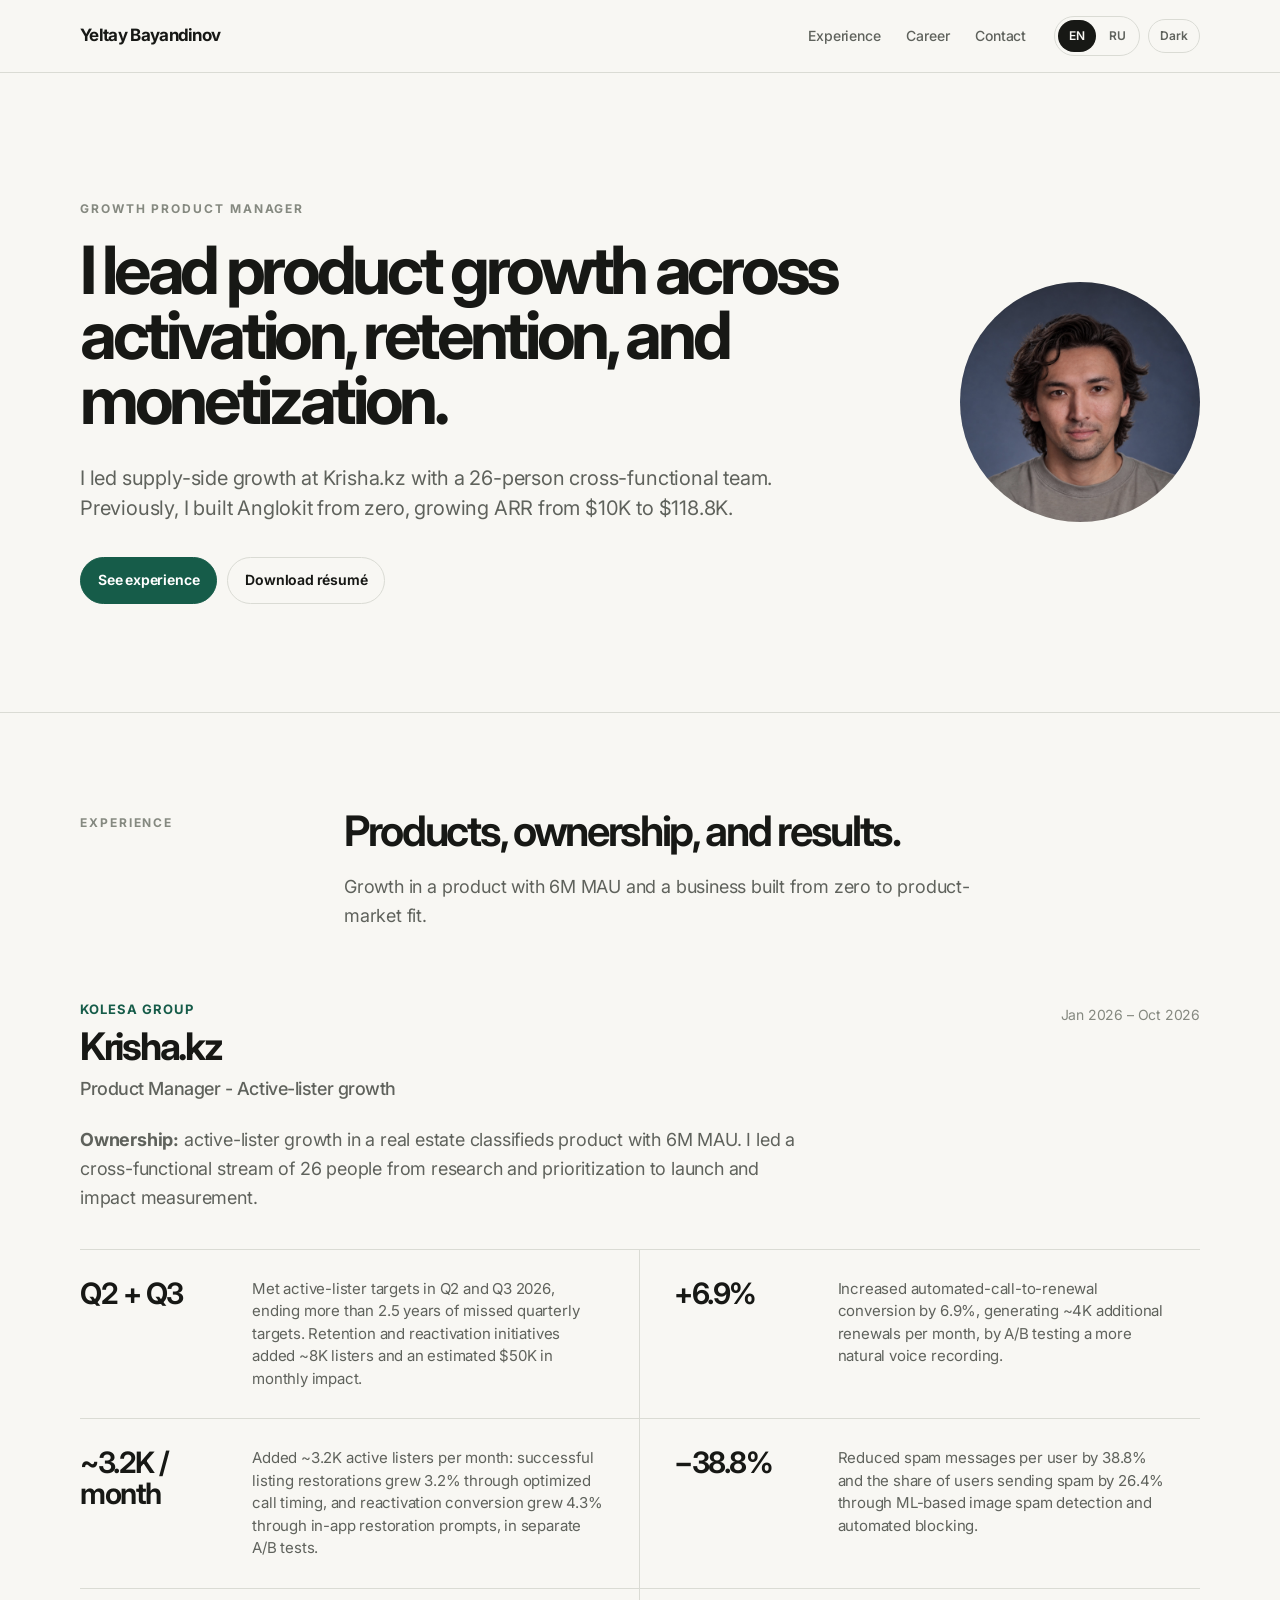
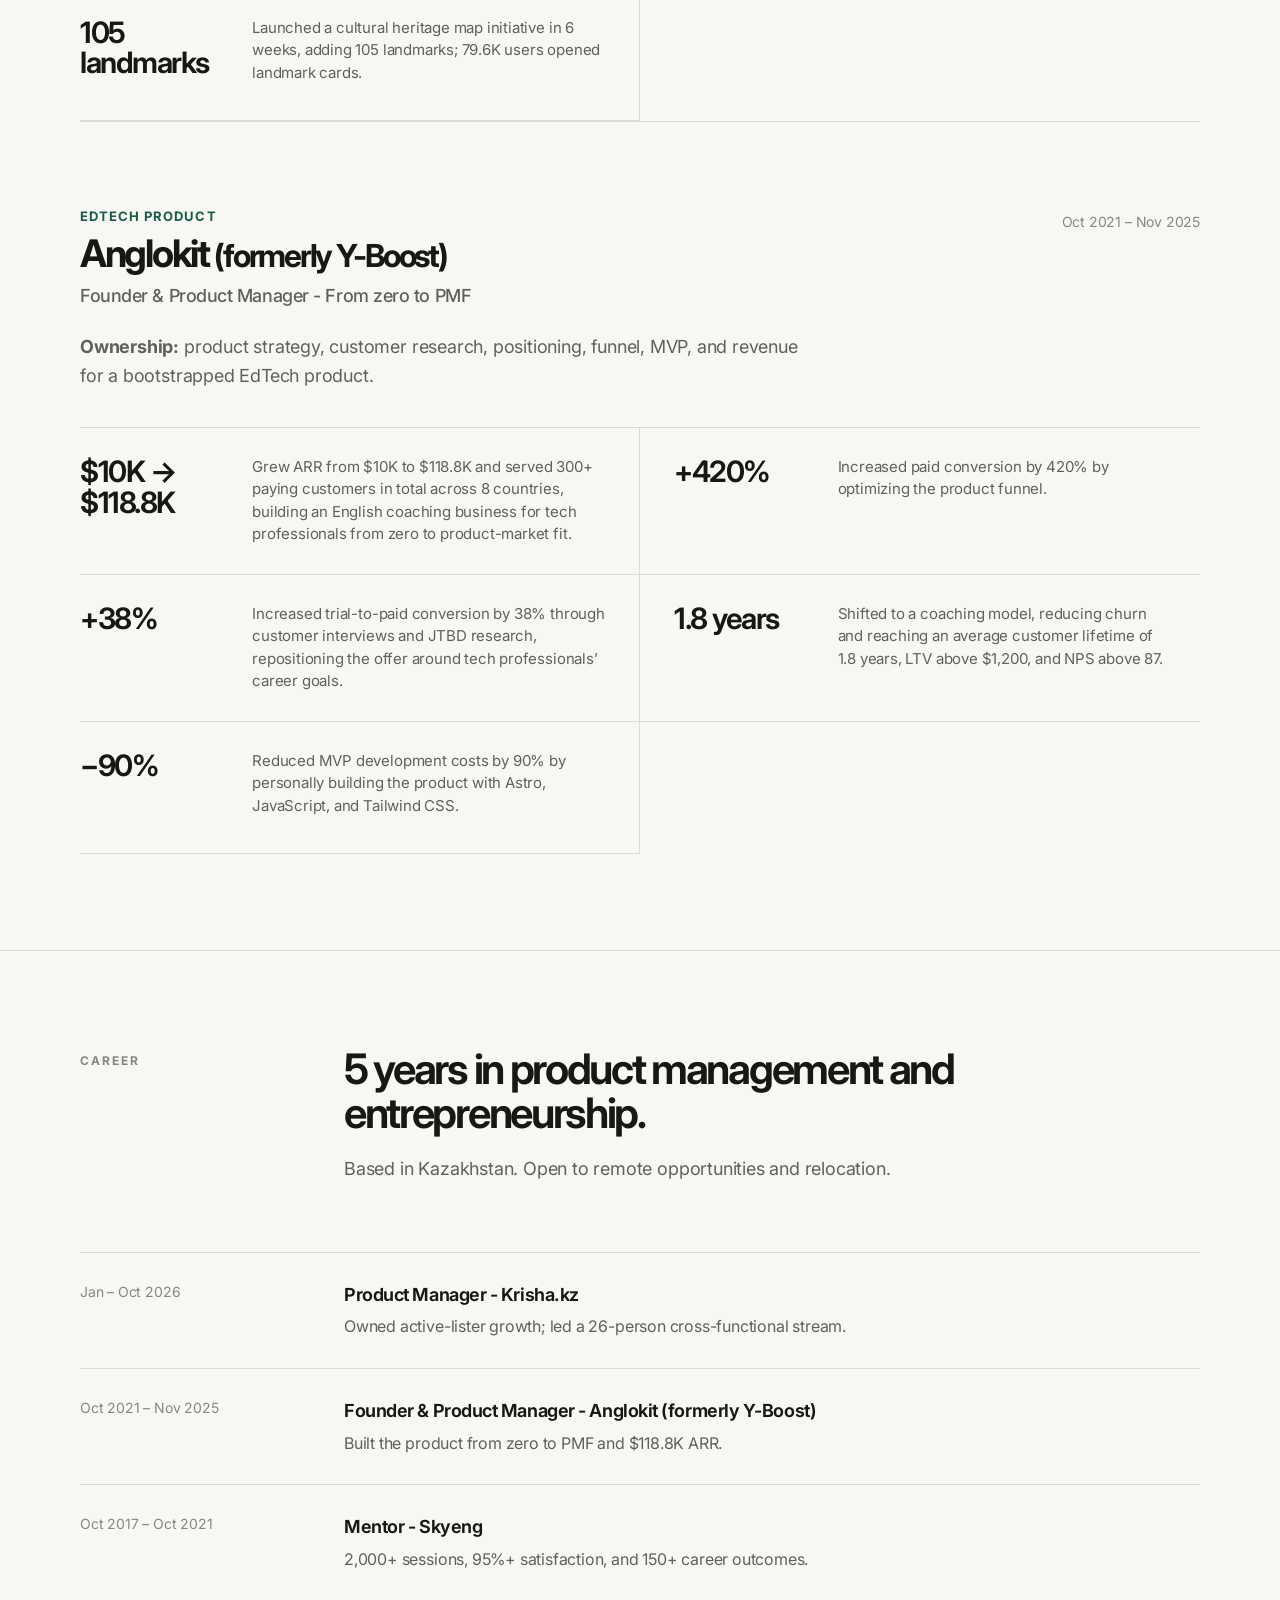
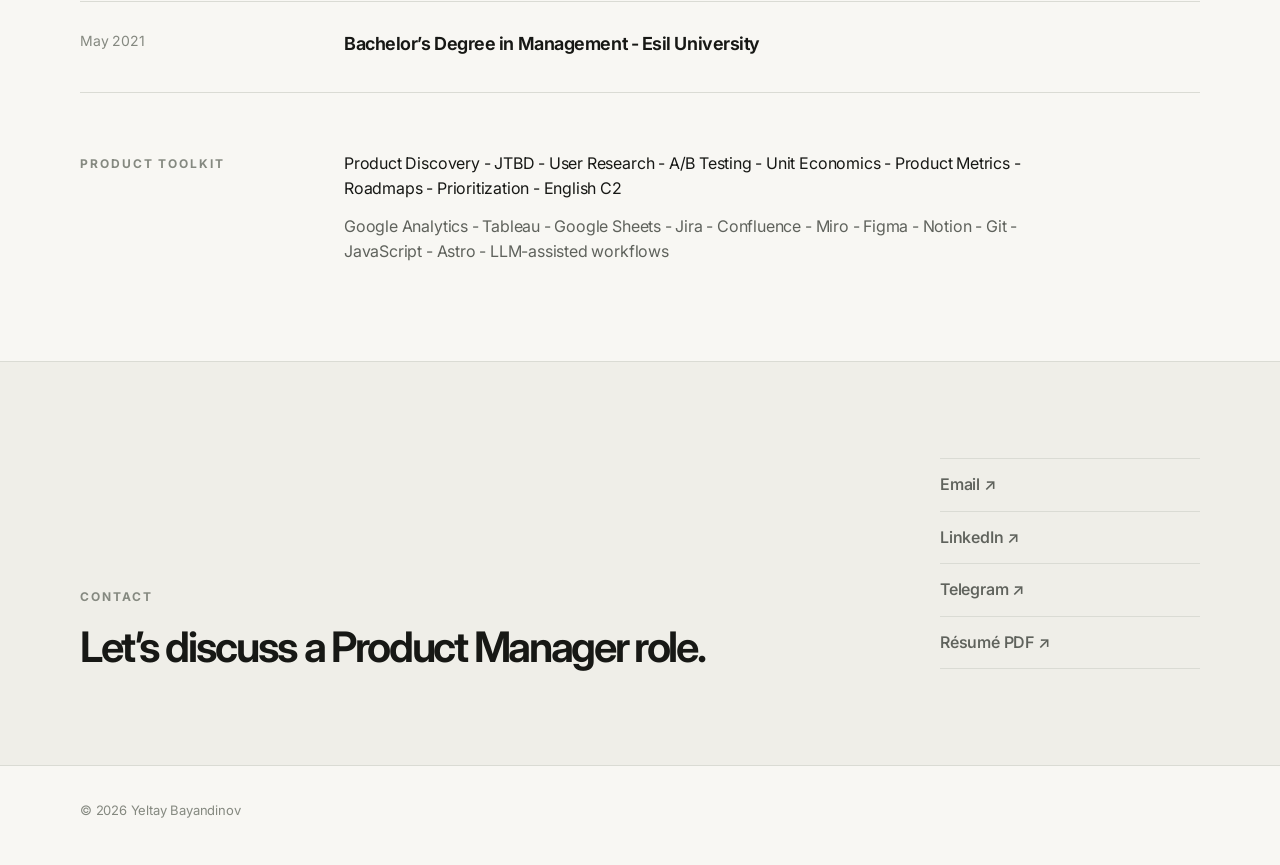
<file: index.html>
<!doctype html>
<html lang="en" data-theme="light">
  <head>
    <meta charset="UTF-8" />
    <meta name="viewport" content="width=device-width, initial-scale=1" />
    <title>Yeltay Bayandinov - Growth Product Manager</title>
    <meta
      name="description"
      content="Growth Product Manager focused on activation, retention, and monetization. Led supply-side growth at Krisha.kz and built Anglokit to $118.8K ARR."
    />
    <link rel="canonical" href="https://yeltay.com/" />
    <meta property="og:type" content="website" />
    <meta
      property="og:title"
      content="Yeltay Bayandinov - Growth Product Manager"
    />
    <meta
      property="og:description"
      content="Growth Product Manager focused on measurable activation, retention, and monetization."
    />
    <meta
      property="og:image"
      content="https://yeltay.com/assets/images/my-photo.jpg"
    />
    <meta property="og:url" content="https://yeltay.com/" />
    <meta name="twitter:card" content="summary_large_image" />
    <link rel="icon" href="./favicon.ico?v=20261026-portrait2" sizes="any" />
    <link rel="apple-touch-icon" href="./assets/images/apple-touch-icon.png" />
    <link rel="preconnect" href="https://fonts.googleapis.com" />
    <link rel="preconnect" href="https://fonts.gstatic.com" crossorigin />
    <link
      href="https://fonts.googleapis.com/css2?family=Inter:wght@400;500;600;700&amp;display=swap"
      rel="stylesheet"
    />
    <script>
      (() => {
        try {
          const savedTheme = localStorage.getItem("theme");
          const theme =
            savedTheme ||
            (window.matchMedia("(prefers-color-scheme: dark)").matches
              ? "dark"
              : "light");
          document.documentElement.dataset.theme = theme;
        } catch {
          document.documentElement.dataset.theme = "light";
        }
      })();
    </script>
    <link rel="stylesheet" href="./assets/css/styles.css" />
    <script type="application/ld+json">
      {
        "@context": "https://schema.org",
        "@type": "Person",
        "name": "Yeltay Bayandinov",
        "url": "https://yeltay.com/",
        "jobTitle": "Growth Product Manager",
        "email": "mailto:bayandinov13@gmail.com",
        "sameAs": ["https://linkedin.com/in/yeltay", "https://t.me/yelty"]
      }
    </script>
  </head>
  <body class="en" data-page="home">
    <a class="skip-link" href="#main">
      <span class="en">Skip to content</span>
      <span class="ru">Перейти к содержанию</span>
    </a>

    <header class="site-header">
      <div class="wrap nav">
        <a class="brand" href="#top" aria-label="Yeltay Bayandinov, home">
          <span class="brand-full">Yeltay Bayandinov</span>
          <span class="brand-short">Yeltay</span>
        </a>

        <nav class="nav-links" aria-label="Main navigation">
          <a href="#experience">
            <span class="en">Experience</span><span class="ru">Опыт</span>
          </a>
          <a href="#background">
            <span class="en">Career</span><span class="ru">Карьера</span>
          </a>
          <a href="#contact">
            <span class="en">Contact</span><span class="ru">Контакты</span>
          </a>
        </nav>

        <div class="controls">
          <div class="locale" aria-label="Language">
            <button
              id="en-btn"
              class="control-btn is-active"
              type="button"
              aria-pressed="true"
            >
              EN
            </button>
            <button
              id="ru-btn"
              class="control-btn"
              type="button"
              aria-pressed="false"
            >
              RU
            </button>
          </div>
          <button
            id="theme-btn"
            class="control-btn theme-btn"
            type="button"
            aria-pressed="false"
          >
            Dark
          </button>
          <button
            id="nav-toggle"
            class="nav-toggle"
            type="button"
            aria-label="Open menu"
            aria-expanded="false"
            aria-controls="mobile-menu"
          >
            <span></span><span></span>
          </button>
        </div>

        <nav
          id="mobile-menu"
          class="mobile-menu"
          aria-label="Mobile navigation"
        >
          <a href="#experience">
            <span class="en">Experience</span><span class="ru">Опыт</span>
          </a>
          <a href="#background">
            <span class="en">Career</span><span class="ru">Карьера</span>
          </a>
          <a href="#contact">
            <span class="en">Contact</span><span class="ru">Контакты</span>
          </a>
          <button id="mobile-theme-btn" type="button">Dark</button>
        </nav>
      </div>
    </header>

    <main id="main">
      <section id="top" class="hero">
        <div class="wrap hero-layout">
          <div class="hero-copy">
            <p class="eyebrow">
              <span class="en">Growth Product Manager</span>
              <span class="ru">Growth продакт-менеджер</span>
            </p>
            <h1>
              <span class="en"
                >I lead product growth across activation, retention, and
                monetization.</span
              >
              <span class="ru"
                >Отвечаю за рост продукта: активацию, удержание и
                монетизацию.</span
              >
            </h1>
            <p class="lead">
              <span class="en"
                >I led supply-side growth at Krisha.kz with a 26-person
                cross-functional team. Previously, I built Anglokit from zero,
                growing ARR from $10K to $118.8K.</span
              >
              <span class="ru"
                >В Krisha.kz отвечал за рост активных листеров и вёл
                кросс-функциональную команду из 26 человек. Ранее построил
                Anglokit с нуля, увеличив ARR с $10K до $118,8K.</span
              >
            </p>
            <div class="actions">
              <a class="btn btn-primary" href="#experience">
                <span class="en">See experience</span>
                <span class="ru">Смотреть опыт</span>
              </a>
              <a
                class="btn btn-secondary en"
                href="./assets/pdfs/Yeltay_Bayandinov_Product_Manager.pdf"
                download
              >
                Download résumé
              </a>
              <a
                class="btn btn-secondary ru"
                href="./assets/pdfs/Yeltay_Bayandinov_Product_Manager.pdf"
                download
              >
                Скачать резюме (EN)
              </a>
            </div>
          </div>
          <figure class="hero-photo">
            <img
              src="./assets/images/my-photo.jpg"
              alt="Yeltay Bayandinov / Ельтай Баяндинов"
              width="1320"
              height="1192"
              fetchpriority="high"
            />
          </figure>
        </div>
      </section>

      <section id="experience" class="section">
        <div class="wrap">
          <header class="section-head">
            <p class="eyebrow">
              <span class="en">Experience</span>
              <span class="ru">Опыт</span>
            </p>
            <div>
              <h2>
                <span class="en">Products, ownership, and results.</span>
                <span class="ru">Продукты, ответственность и результаты.</span>
              </h2>
              <p>
                <span class="en"
                  >Growth in a product with 6M MAU and a business built from
                  zero to product-market fit.</span
                >
                <span class="ru"
                  >Рост в продукте с MAU 6 млн и бизнес, построенный с нуля до
                  product-market fit.</span
                >
              </p>
            </div>
          </header>

          <article class="case">
            <header class="case-head">
              <div>
                <p class="case-org">Kolesa Group</p>
                <h3>Krisha.kz</h3>
                <p class="case-focus">
                  <span class="en">Product Manager - Active-lister growth</span>
                  <span class="ru"
                    >Продакт-менеджер - Рост активных листеров</span
                  >
                </p>
              </div>
              <p class="case-meta">
                <span class="en">Jan 2026 – Oct 2026</span>
                <span class="ru">Янв 2026 – окт 2026</span>
              </p>
            </header>
            <p class="case-intro">
              <span class="en"
                ><b>Ownership:</b> active-lister growth in a real estate
                classifieds product with 6M MAU. I led a cross-functional stream
                of 26 people from research and prioritization to launch and
                impact measurement.</span
              >
              <span class="ru"
                ><b>Ответственность:</b> рост активных листеров в классифайде
                недвижимости с MAU 6 млн. Вёл кросс-функциональную команду из 26
                человек от исследований и приоритизации до запуска и оценки
                эффекта.</span
              >
            </p>
            <div class="outcomes">
              <div class="outcome">
                <strong>Q2 + Q3</strong>
                <p>
                  <span class="en"
                    >Met active-lister targets in Q2 and Q3 2026, ending more
                    than 2.5 years of missed quarterly targets. Retention and
                    reactivation initiatives added ~8K listers and an estimated
                    $50K in monthly impact.</span
                  ><span class="ru"
                    >Выполнил цели по активным листерам в Q2 и Q3 2026 после
                    более 2,5 лет невыполнения квартальных целей. Удержание и
                    реактивация добавили ~8 тыс. листеров и оценочный
                    ежемесячный эффект $50 тыс.</span
                  >
                </p>
              </div>
              <div class="outcome">
                <strong
                  ><span class="en">+6.9%</span
                  ><span class="ru">+6,9%</span></strong
                >
                <p>
                  <span class="en"
                    >Increased automated-call-to-renewal conversion by 6.9%,
                    generating ~4K additional renewals per month, by A/B testing
                    a more natural voice recording.</span
                  ><span class="ru"
                    >Увеличил конверсию из автоматических звонков в продление на
                    6,9%: ~4 тыс. дополнительных продлений в месяц благодаря
                    A/B-тесту более естественной голосовой записи.</span
                  >
                </p>
              </div>
              <div class="outcome">
                <strong
                  ><span class="en">~3.2K / month</span
                  ><span class="ru">~3,2 тыс. / мес.</span></strong
                >
                <p>
                  <span class="en"
                    >Added ~3.2K active listers per month: successful listing
                    restorations grew 3.2% through optimized call timing, and
                    reactivation conversion grew 4.3% through in-app restoration
                    prompts, in separate A/B tests.</span
                  ><span class="ru"
                    >Добавил ~3,2 тыс. активных листеров в месяц: успешные
                    восстановления выросли на 3,2% благодаря оптимизации времени
                    звонков, а конверсия в реактивацию — на 4,3% через подсказки
                    в приложении. Результаты отдельных A/B-тестов.</span
                  >
                </p>
              </div>
              <div class="outcome">
                <strong
                  ><span class="en">−38.8%</span
                  ><span class="ru">−38,8%</span></strong
                >
                <p>
                  <span class="en"
                    >Reduced spam messages per user by 38.8% and the share of
                    users sending spam by 26.4% through ML-based image spam
                    detection and automated blocking.</span
                  ><span class="ru"
                    >Снизил количество спам-сообщений на пользователя на 38,8%,
                    а долю пользователей, отправляющих спам, — на 26,4% через
                    ML-распознавание спама в изображениях и автоматическую
                    блокировку.</span
                  >
                </p>
              </div>
              <div class="outcome">
                <strong
                  ><span class="en">105 landmarks</span
                  ><span class="ru">105 объектов</span></strong
                >
                <p>
                  <span class="en"
                    >Launched a cultural heritage map initiative in 6 weeks,
                    adding 105 landmarks; 79.6K users opened landmark
                    cards.</span
                  ><span class="ru"
                    >За 6 недель запустил инициативу по добавлению культурного
                    наследия на карту: 105 достопримечательностей, карточки
                    которых открыли 79,6 тыс. пользователей.</span
                  >
                </p>
              </div>
            </div>
          </article>

          <article class="case">
            <header class="case-head">
              <div>
                <p class="case-org">
                  <span class="en">EdTech product</span>
                  <span class="ru">EdTech-продукт</span>
                </p>
                <h3>
                  Anglokit
                  <small
                    ><span class="en">(formerly Y-Boost)</span
                    ><span class="ru">(ранее Y-Boost)</span></small
                  >
                </h3>
                <p class="case-focus">
                  <span class="en"
                    >Founder &amp; Product Manager - From zero to PMF</span
                  >
                  <span class="ru"
                    >Основатель и продакт-менеджер - От нуля до PMF</span
                  >
                </p>
              </div>
              <p class="case-meta">
                <span class="en">Oct 2021 – Nov 2025</span
                ><span class="ru">Окт 2021 – ноя 2025</span>
              </p>
            </header>
            <p class="case-intro">
              <span class="en"
                ><b>Ownership:</b> product strategy, customer research,
                positioning, funnel, MVP, and revenue for a bootstrapped EdTech
                product.</span
              >
              <span class="ru"
                ><b>Ответственность:</b> стратегия продукта, исследования,
                позиционирование, воронка, MVP и выручка бутстрап EdTech
                продукта.</span
              >
            </p>
            <div class="outcomes">
              <div class="outcome">
                <strong
                  ><span class="en">$10K → $118.8K</span
                  ><span class="ru">$10K → $118,8K</span></strong
                >
                <p>
                  <span class="en"
                    >Grew ARR from $10K to $118.8K and served 300+ paying
                    customers in total across 8 countries, building an English
                    coaching business for tech professionals from zero to
                    product-market fit.</span
                  ><span class="ru"
                    >Увеличил ARR с $10K до $118,8K и обслужил суммарно 300+
                    платящих клиентов из 8 стран, построив бизнес английского
                    коучинга для IT-специалистов с нуля до product-market
                    fit.</span
                  >
                </p>
              </div>
              <div class="outcome">
                <strong>+420%</strong>
                <p>
                  <span class="en"
                    >Increased paid conversion by 420% by optimizing the product
                    funnel.</span
                  ><span class="ru"
                    >Увеличил конверсию в оплату на 420% через оптимизацию
                    продуктовой воронки.</span
                  >
                </p>
              </div>
              <div class="outcome">
                <strong>+38%</strong>
                <p>
                  <span class="en"
                    >Increased trial-to-paid conversion by 38% through customer
                    interviews and JTBD research, repositioning the offer around
                    tech professionals’ career goals.</span
                  ><span class="ru"
                    >Увеличил конверсию из пробного занятия в оплату на 38%
                    через интервью и JTBD-исследования, переориентировав
                    предложение на карьерные цели IT-специалистов.</span
                  >
                </p>
              </div>
              <div class="outcome">
                <strong
                  ><span class="en">1.8 years</span
                  ><span class="ru">1,8 года</span></strong
                >
                <p>
                  <span class="en"
                    >Shifted to a coaching model, reducing churn and reaching an
                    average customer lifetime of 1.8 years, LTV above $1,200,
                    and NPS above 87.</span
                  ><span class="ru"
                    >Перешёл к коучинговой модели, снизил отток и достиг
                    среднего срока жизни клиента 1,8 года, LTV выше $1 200 и NPS
                    выше 87.</span
                  >
                </p>
              </div>
              <div class="outcome">
                <strong>−90%</strong>
                <p>
                  <span class="en"
                    >Reduced MVP development costs by 90% by personally building
                    the product with Astro, JavaScript, and Tailwind CSS.</span
                  ><span class="ru"
                    >Снизил стоимость разработки MVP на 90%, самостоятельно
                    собрав продукт на Astro, JavaScript и Tailwind CSS.</span
                  >
                </p>
              </div>
            </div>
          </article>
        </div>
      </section>

      <section id="background" class="section">
        <div class="wrap">
          <header class="section-head">
            <p class="eyebrow">
              <span class="en">Career</span>
              <span class="ru">Карьера</span>
            </p>
            <div>
              <h2>
                <span class="en"
                  >5 years in product management and entrepreneurship.</span
                >
                <span class="ru"
                  >5 лет в продуктовом менеджменте и предпринимательстве.</span
                >
              </h2>
              <p>
                <span class="en"
                  >Based in Kazakhstan. Open to remote opportunities and
                  relocation.</span
                >
                <span class="ru"
                  >Нахожусь в Казахстане. Рассматриваю удалённую работу и
                  релокацию.</span
                >
              </p>
            </div>
          </header>

          <div class="timeline">
            <article>
              <time
                ><span class="en">Jan – Oct 2026</span
                ><span class="ru">Янв – окт 2026</span></time
              >
              <div>
                <h3>
                  <span class="en">Product Manager - Krisha.kz</span
                  ><span class="ru">Продакт-менеджер - Krisha.kz</span>
                </h3>
                <p>
                  <span class="en"
                    >Owned active-lister growth; led a 26-person
                    cross-functional stream.</span
                  >
                  <span class="ru"
                    >Отвечал за рост активных листеров; вёл кросс-функциональный
                    стрим из 26 человек.</span
                  >
                </p>
              </div>
            </article>
            <article>
              <time
                ><span class="en">Oct 2021 – Nov 2025</span
                ><span class="ru">Окт 2021 – ноя 2025</span></time
              >
              <div>
                <h3>
                  <span class="en"
                    >Founder &amp; Product Manager - Anglokit (formerly
                    Y-Boost)</span
                  ><span class="ru"
                    >Основатель и продакт-менеджер - Anglokit (ранее
                    Y-Boost)</span
                  >
                </h3>
                <p>
                  <span class="en"
                    >Built the product from zero to PMF and $118.8K ARR.</span
                  >
                  <span class="ru"
                    >Построил продукт с нуля до PMF и ARR $118,8K.</span
                  >
                </p>
              </div>
            </article>
            <article>
              <time
                ><span class="en">Oct 2017 – Oct 2021</span
                ><span class="ru">Окт 2017 – окт 2021</span></time
              >
              <div>
                <h3>
                  <span class="en">Mentor - Skyeng</span>
                  <span class="ru">Ментор - Skyeng</span>
                </h3>
                <p>
                  <span class="en"
                    >2,000+ sessions, 95%+ satisfaction, and 150+ career
                    outcomes.</span
                  >
                  <span class="ru"
                    >2 000+ занятий с IT-специалистами; удовлетворённость выше
                    95% и 150+ карьерных результатов.</span
                  >
                </p>
              </div>
            </article>
            <article>
              <time
                ><span class="en">May 2021</span
                ><span class="ru">Май 2021</span></time
              >
              <div>
                <h3>
                  <span class="en"
                    >Bachelor’s Degree in Management - Esil University</span
                  >
                  <span class="ru">Бакалавр менеджмента - Esil University</span>
                </h3>
              </div>
            </article>
          </div>

          <div class="skills">
            <p class="eyebrow">
              <span class="en">Product toolkit</span>
              <span class="ru">Продуктовый стек</span>
            </p>
            <p>
              Product Discovery - JTBD - User Research - A/B Testing - Unit
              Economics - Product Metrics - Roadmaps - Prioritization - English
              C2
            </p>
            <p class="skills-tools">
              Google Analytics - Tableau - Google Sheets - Jira - Confluence -
              Miro - Figma - Notion - Git - JavaScript - Astro - LLM-assisted
              workflows
            </p>
          </div>
        </div>
      </section>

      <section id="contact" class="section contact">
        <div class="wrap contact-grid">
          <div>
            <p class="eyebrow">
              <span class="en">Contact</span>
              <span class="ru">Контакты</span>
            </p>
            <h2>
              <span class="en">Let’s discuss a Product Manager role.</span>
              <span class="ru">Обсудим продуктовую роль.</span>
            </h2>
          </div>
          <div class="contact-links">
            <a href="mailto:bayandinov13@gmail.com">Email ↗</a>
            <a href="https://linkedin.com/in/yeltay">LinkedIn ↗</a>
            <a href="https://t.me/yelty">Telegram ↗</a>
            <a
              class="en"
              href="./assets/pdfs/Yeltay_Bayandinov_Product_Manager.pdf"
              download
            >
              Résumé PDF ↗
            </a>
            <a
              class="ru"
              href="./assets/pdfs/Yeltay_Bayandinov_Product_Manager.pdf"
              download
            >
              Резюме PDF (EN) ↗
            </a>
          </div>
        </div>
      </section>
    </main>

    <footer class="footer">
      <div class="wrap footer-grid">
        <span>© <span id="year"></span> Yeltay Bayandinov</span>
      </div>
    </footer>

    <script src="./assets/js/main.js"></script>
  </body>
</html>
</file>
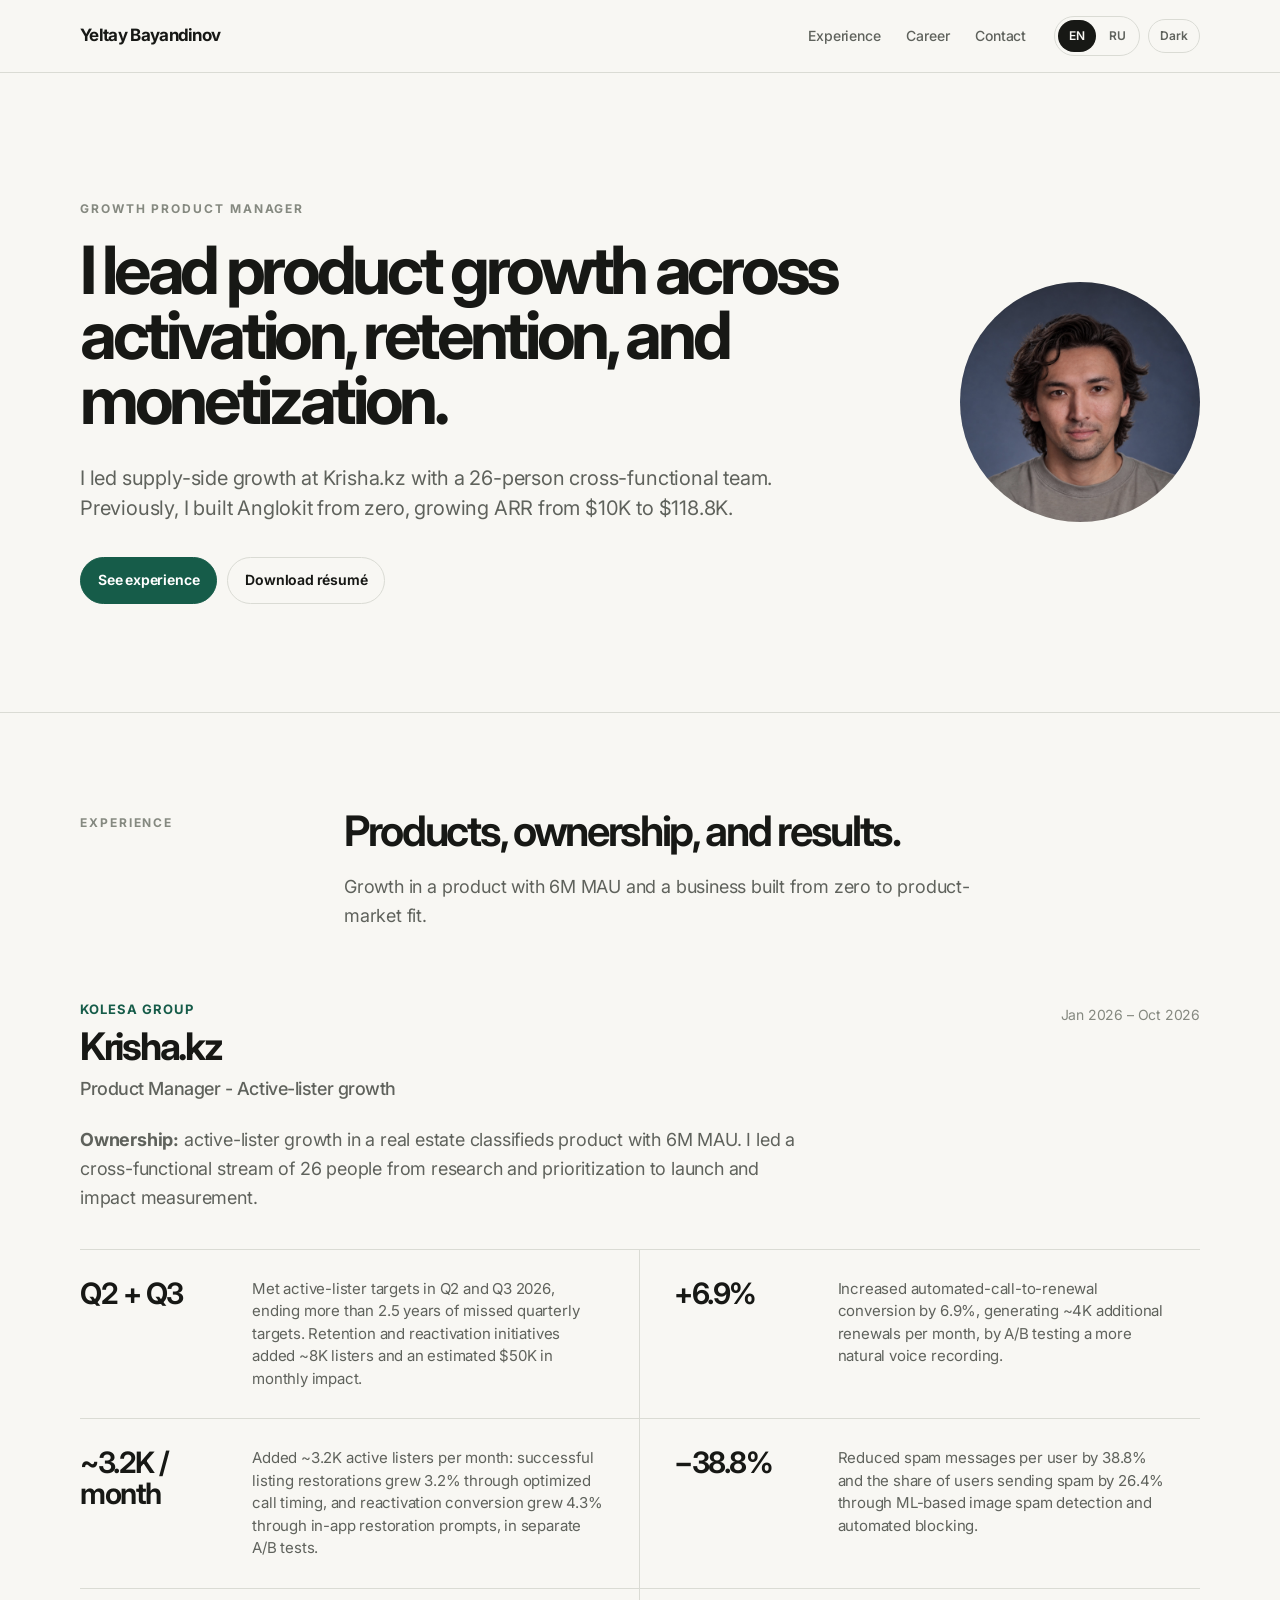
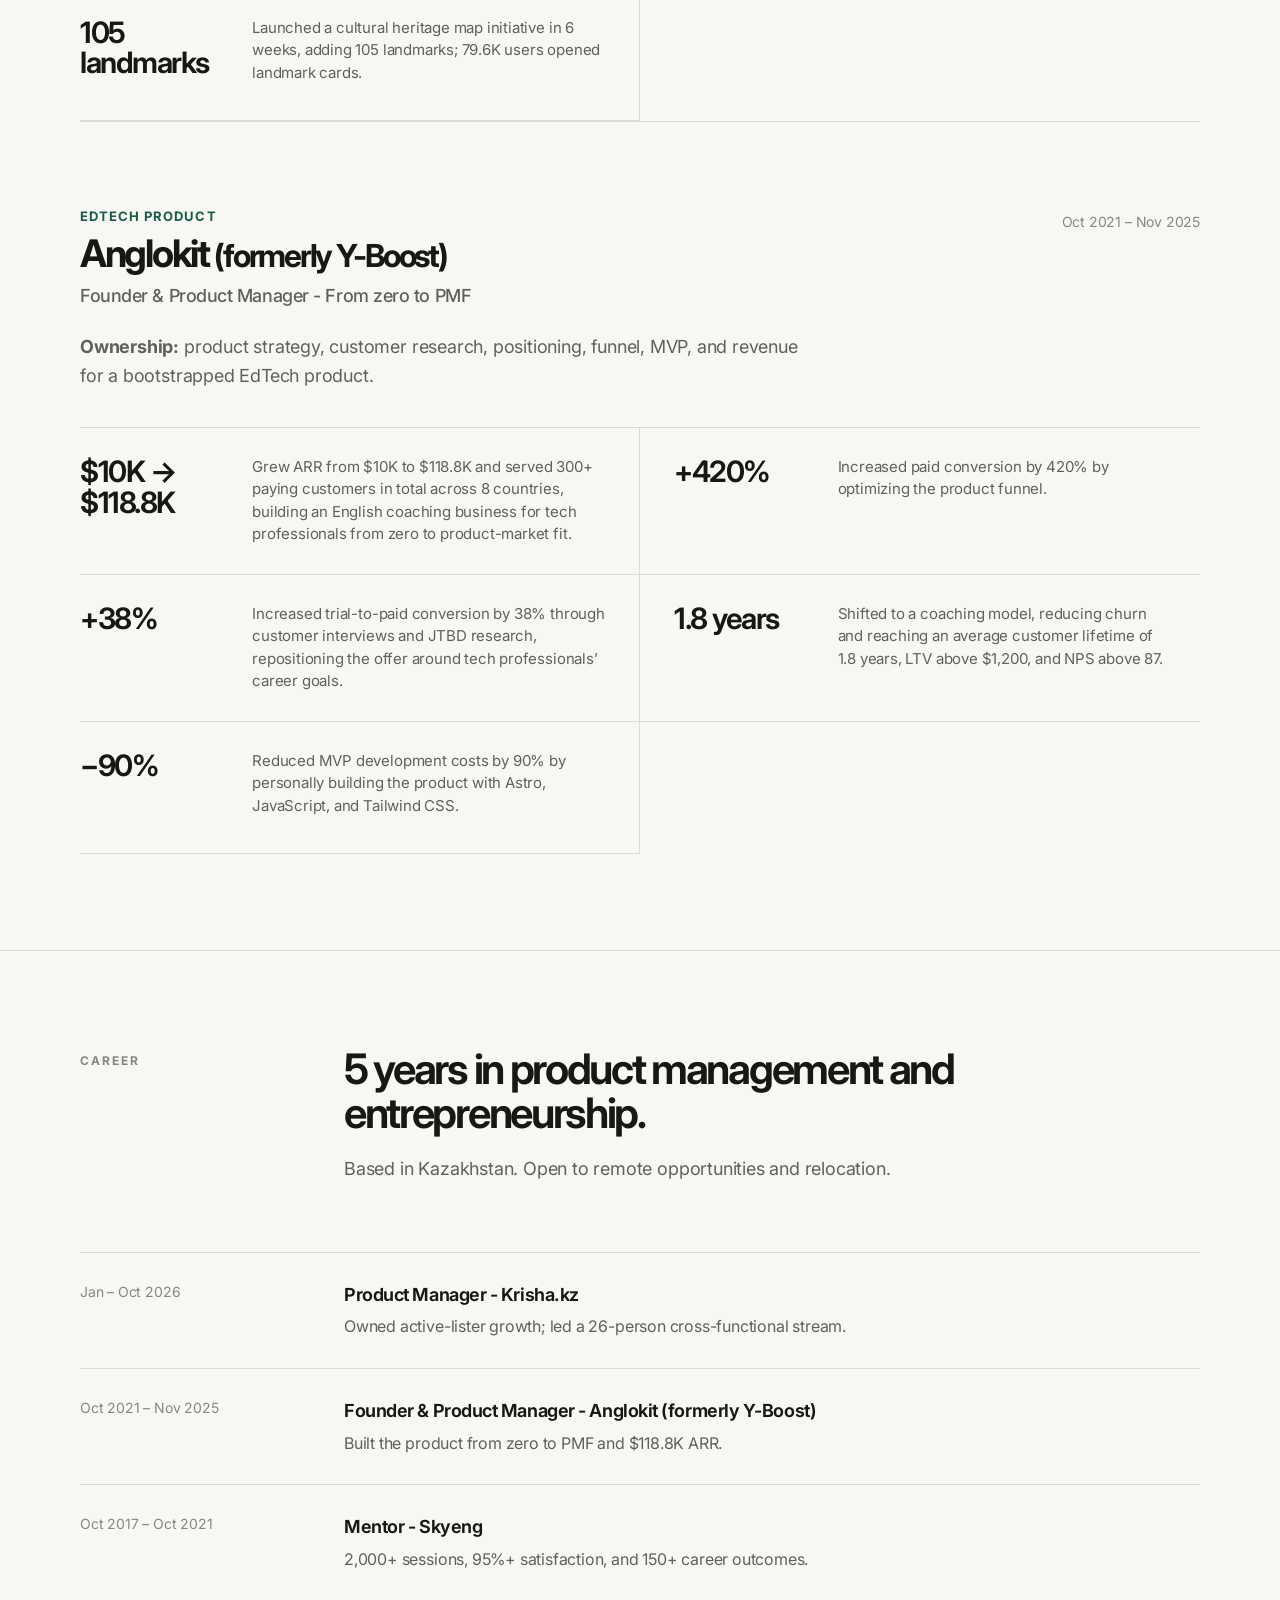
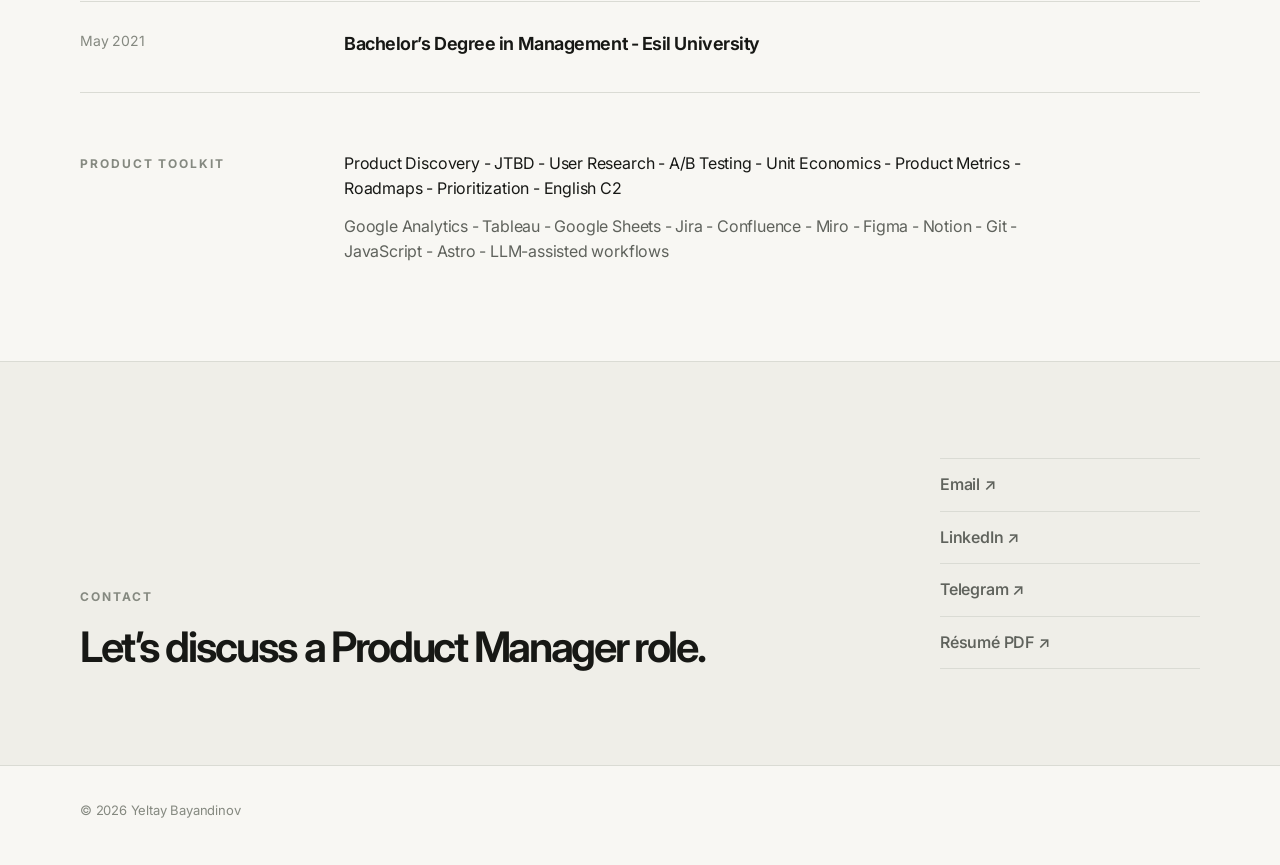
<file: hire/index.html>
<!doctype html>
<html lang="en">
  <head>
    <meta charset="UTF-8" />
    <meta name="viewport" content="width=device-width, initial-scale=1" />
    <title>Yeltay Bayandinov - Product Experience</title>
    <meta name="robots" content="noindex" />
    <link rel="canonical" href="https://yeltay.com/" />
    <meta http-equiv="refresh" content="0; url=../#experience" />
  </head>
  <body>
    <p>
      <a href="../#experience">View product experience</a>
    </p>
    <script>
      window.location.replace("../#experience");
    </script>
  </body>
</html>
</file>
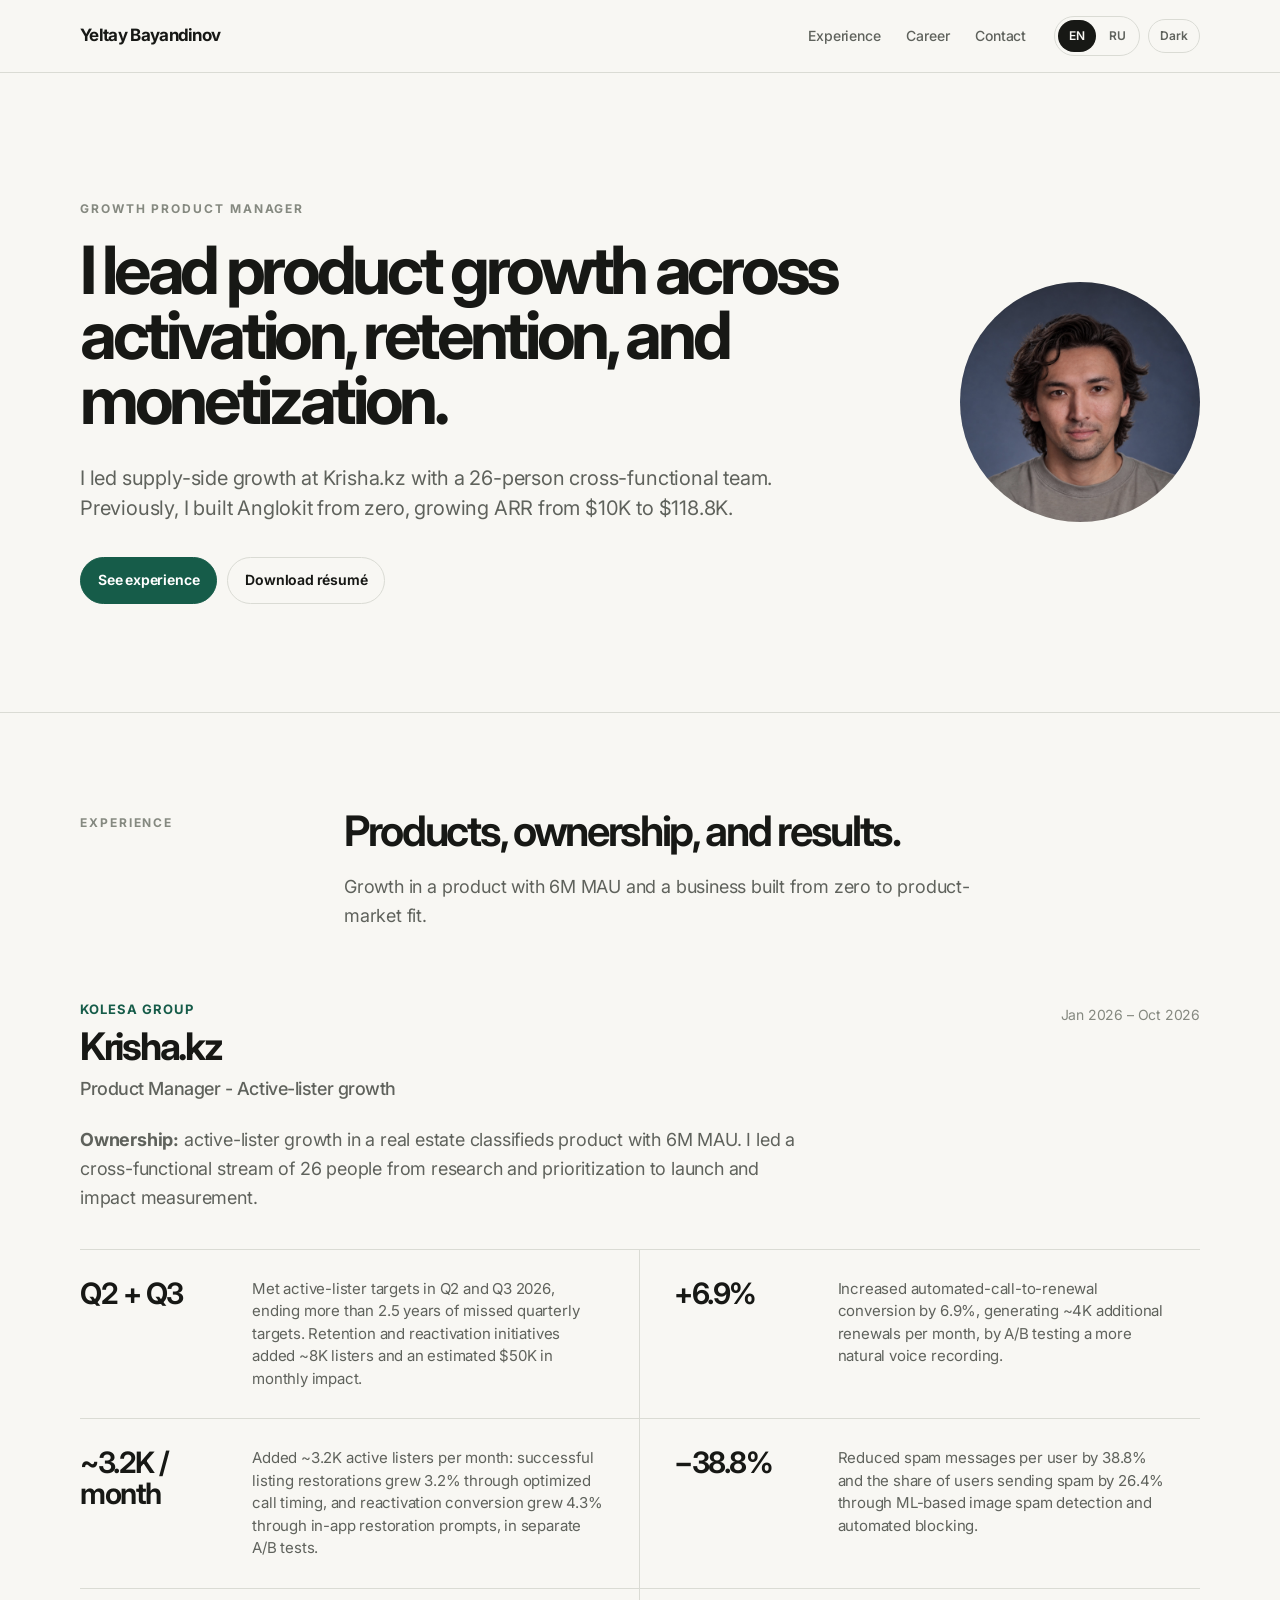
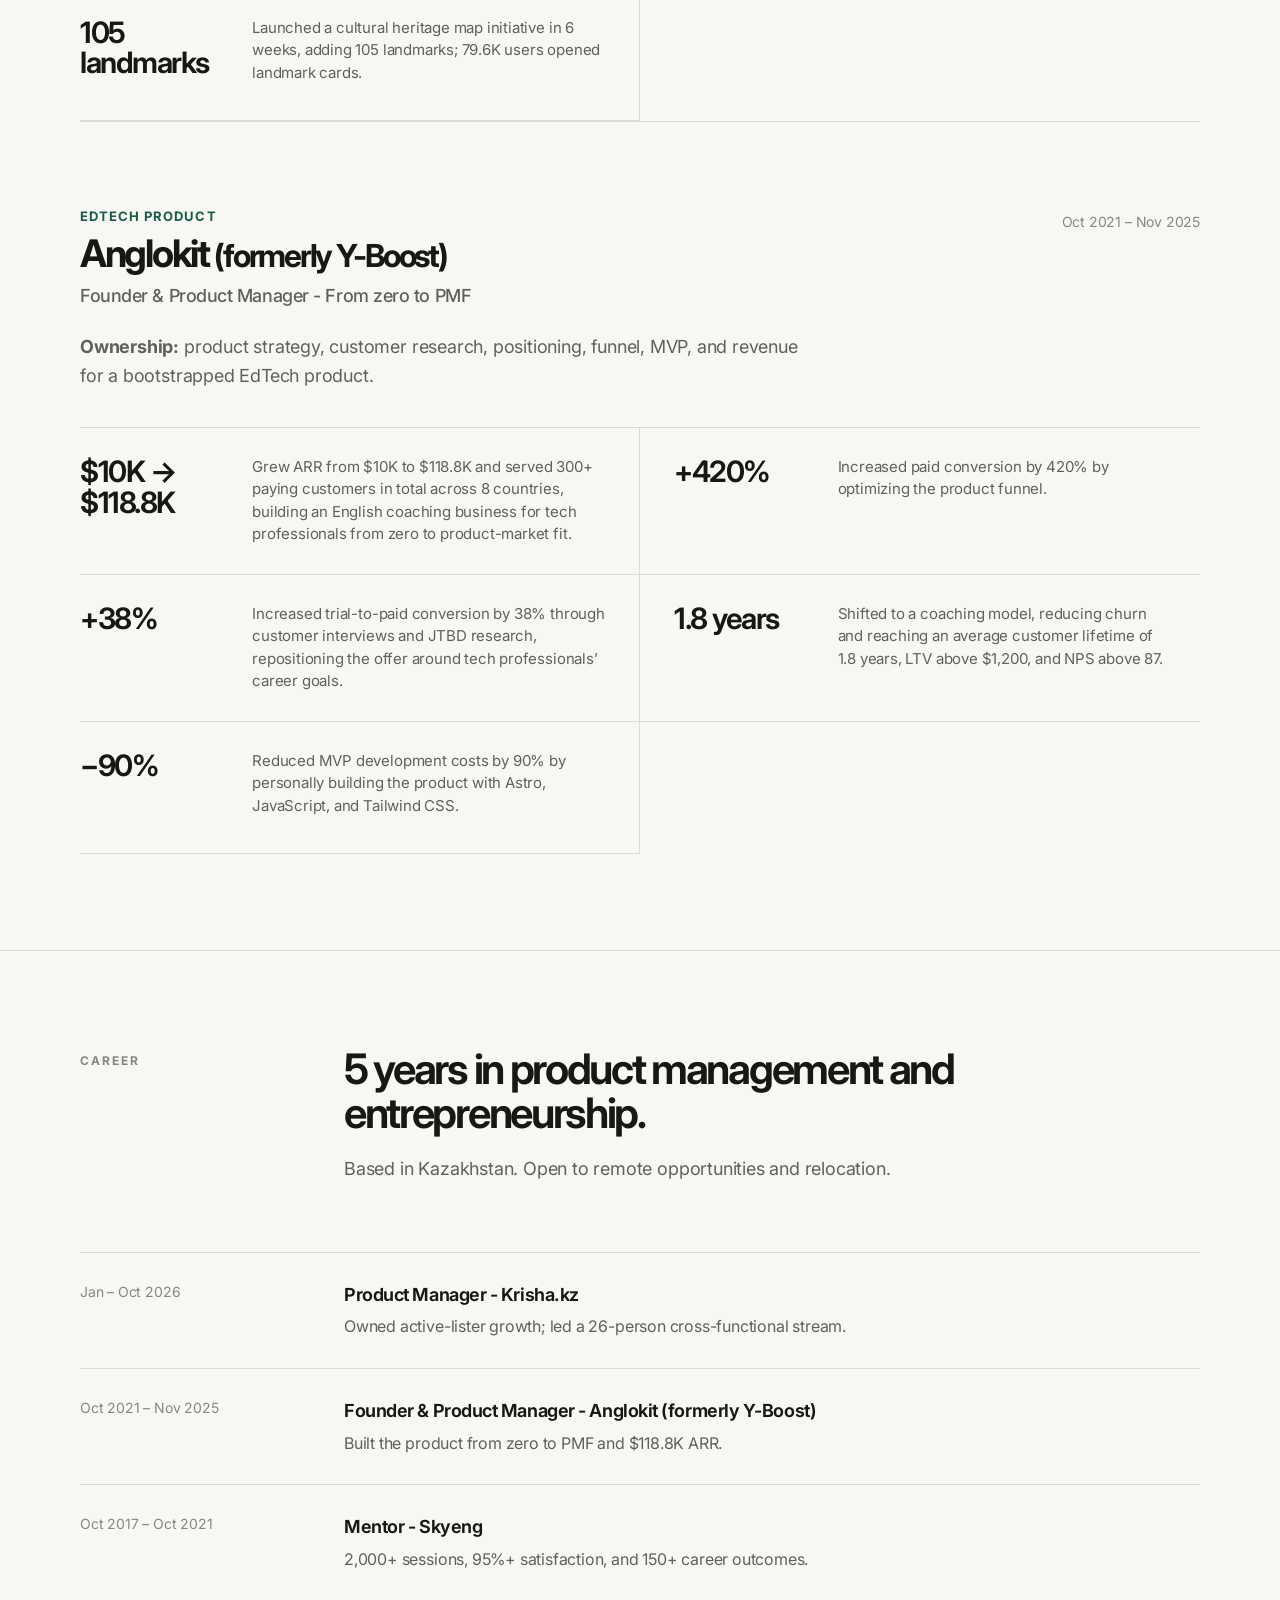
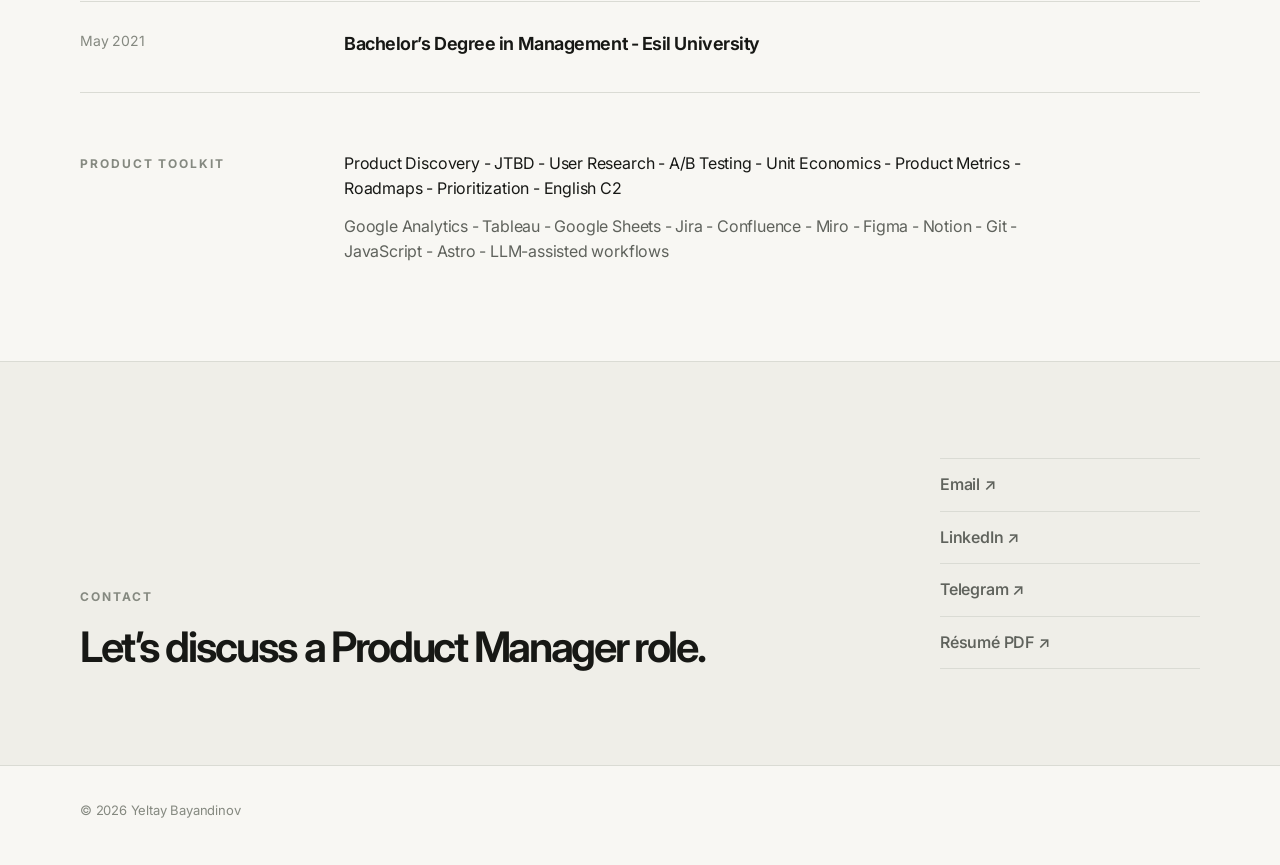
<file: mentoring/index.html>
<!doctype html>
<html lang="en">
  <head>
    <meta charset="UTF-8" />
    <meta name="viewport" content="width=device-width, initial-scale=1" />
    <title>Yeltay Bayandinov - Product Manager</title>
    <meta name="robots" content="noindex" />
    <link rel="canonical" href="https://yeltay.com/" />
    <meta http-equiv="refresh" content="0; url=../#background" />
  </head>
  <body>
    <p>
      <a href="../#background">View Yeltay Bayandinov’s product background</a>
    </p>
    <script>
      window.location.replace("../#background");
    </script>
  </body>
</html>
</file>
<file: assets/css/styles.css>
*,
*::before,
*::after {
  box-sizing: border-box;
}

:root {
  color-scheme: light;
  --bg: #f8f7f3;
  --surface: #efeee8;
  --text: #171815;
  --muted: #5f625c;
  --soft: #858980;
  --line: #dadbd4;
  --accent: #165c49;
  --accent-hover: #0f4939;
  --accent-text: #ffffff;
  --max: 1120px;
  --copy: 720px;
}

html[data-theme="dark"] {
  color-scheme: dark;
  --bg: #111310;
  --surface: #1a1d19;
  --text: #f1f2ed;
  --muted: #b2b6ae;
  --soft: #888d84;
  --line: #30342e;
  --accent: #8ed0b8;
  --accent-hover: #a8dfca;
  --accent-text: #10251e;
}

html {
  scroll-behavior: smooth;
  scroll-padding-top: 88px;
  background: var(--bg);
  overflow-x: hidden;
}

body {
  margin: 0;
  min-width: 320px;
  background: var(--bg);
  color: var(--text);
  font-family:
    Inter,
    ui-sans-serif,
    system-ui,
    -apple-system,
    BlinkMacSystemFont,
    "Segoe UI",
    sans-serif;
  font-size: 16px;
  line-height: 1.6;
  letter-spacing: -0.012em;
  text-rendering: optimizeLegibility;
  -webkit-font-smoothing: antialiased;
  overflow-x: hidden;
}

a {
  color: inherit;
  text-decoration: none;
}

button {
  color: inherit;
  font: inherit;
}

a,
button {
  -webkit-tap-highlight-color: transparent;
}

:focus-visible {
  outline: 3px solid color-mix(in srgb, var(--accent) 55%, transparent);
  outline-offset: 4px;
}

.skip-link {
  position: fixed;
  z-index: 100;
  top: 12px;
  left: 12px;
  padding: 10px 14px;
  background: var(--text);
  color: var(--bg);
  transform: translateY(-160%);
}

.skip-link:focus {
  transform: translateY(0);
}

.wrap {
  width: min(var(--max), calc(100% - 40px));
  margin-inline: auto;
}

.site-header {
  position: sticky;
  z-index: 30;
  top: 0;
  border-bottom: 1px solid var(--line);
  background: color-mix(in srgb, var(--bg) 91%, transparent);
  backdrop-filter: blur(16px);
}

.nav {
  position: relative;
  min-height: 72px;
  display: flex;
  align-items: center;
  gap: 28px;
}

.brand {
  margin-right: auto;
  font-size: 17px;
  font-weight: 700;
  letter-spacing: -0.04em;
}

.brand-short {
  display: none;
}

.nav-links {
  display: flex;
  align-items: center;
  gap: 26px;
}

.nav-links a {
  color: var(--muted);
  font-size: 14px;
  font-weight: 500;
}

.nav-links a:hover,
.nav-links a.is-active {
  color: var(--text);
}

.controls {
  display: flex;
  align-items: center;
  gap: 8px;
}

.locale {
  display: flex;
  gap: 2px;
  padding: 3px;
  border: 1px solid var(--line);
  border-radius: 999px;
}

.control-btn {
  min-width: 38px;
  padding: 6px 9px;
  border: 0;
  border-radius: 999px;
  background: transparent;
  color: var(--muted);
  cursor: pointer;
  font-size: 12px;
  font-weight: 600;
}

.locale .control-btn.is-active {
  background: var(--text);
  color: var(--bg);
}

.theme-btn {
  min-width: 52px;
  border: 1px solid var(--line);
}

.control-btn:hover {
  color: var(--text);
}

.nav-toggle {
  display: none;
  width: 42px;
  height: 42px;
  padding: 0;
  border: 1px solid var(--line);
  border-radius: 50%;
  background: transparent;
  cursor: pointer;
}

.nav-toggle span {
  display: block;
  width: 16px;
  height: 1px;
  margin: 5px auto;
  background: var(--text);
  transition:
    transform 160ms ease,
    opacity 160ms ease;
}

.nav-toggle[aria-expanded="true"] span:first-child {
  transform: translateY(3px) rotate(45deg);
}

.nav-toggle[aria-expanded="true"] span:last-child {
  transform: translateY(-3px) rotate(-45deg);
}

.mobile-menu {
  display: none;
}

.hero {
  padding: clamp(72px, 10vw, 128px) 0 clamp(72px, 9vw, 108px);
}

.hero-layout {
  display: grid;
  grid-template-columns: minmax(0, 1fr) 240px;
  gap: clamp(44px, 6vw, 84px);
  align-items: center;
}

.hero-copy {
  min-width: 0;
}

.eyebrow {
  margin: 0 0 20px;
  color: var(--soft);
  font-size: 12px;
  font-weight: 700;
  letter-spacing: 0.16em;
  line-height: 1.4;
  text-transform: uppercase;
}

h1,
h2,
h3,
p {
  text-wrap: pretty;
  overflow-wrap: anywhere;
}

h1 {
  max-width: 860px;
  margin: 0;
  font-size: clamp(44px, 5.2vw, 68px);
  font-weight: 700;
  letter-spacing: -0.065em;
  line-height: 0.98;
}

.lead {
  max-width: var(--copy);
  margin: 30px 0 0;
  color: var(--muted);
  font-size: clamp(18px, 1.8vw, 20px);
  line-height: 1.5;
}

.actions {
  display: flex;
  flex-wrap: wrap;
  gap: 10px;
  margin-top: 34px;
}

.hero-photo {
  margin: 0;
  overflow: hidden;
  width: 240px;
  aspect-ratio: 1;
  justify-self: end;
  border-radius: 50%;
  background: var(--surface);
}

.hero-photo img {
  width: 100%;
  height: 100%;
  display: block;
  object-fit: cover;
  object-position: 50% 34%;
  filter: saturate(0.86);
}

.btn {
  display: inline-flex;
  min-height: 46px;
  align-items: center;
  justify-content: center;
  padding: 11px 17px;
  border: 1px solid var(--line);
  border-radius: 999px;
  font-size: 14px;
  font-weight: 650;
  transition:
    background-color 150ms ease,
    border-color 150ms ease,
    color 150ms ease,
    transform 150ms ease;
}

.btn:hover {
  transform: translateY(-1px);
}

.btn-primary {
  border-color: var(--accent);
  background: var(--accent);
  color: var(--accent-text);
}

.btn-primary:hover {
  border-color: var(--accent-hover);
  background: var(--accent-hover);
}

.btn-secondary:hover {
  border-color: var(--text);
}

.section {
  padding: clamp(68px, 8vw, 96px) 0;
  border-top: 1px solid var(--line);
}

.section-head {
  display: grid;
  grid-template-columns: 220px minmax(0, var(--copy));
  gap: 44px;
  margin-bottom: clamp(48px, 6vw, 68px);
}

.section-head .eyebrow {
  margin-top: 6px;
}

.section-head h2,
.contact h2 {
  margin: 0;
  font-size: clamp(30px, 3.6vw, 42px);
  font-weight: 650;
  letter-spacing: -0.055em;
  line-height: 1.05;
}

.section-head p:not(.eyebrow) {
  max-width: 680px;
  margin: 20px 0 0;
  color: var(--muted);
  font-size: 18px;
}

.case {
  padding: 0;
}

.case + .case {
  padding-top: clamp(64px, 7vw, 84px);
  border-top: 1px solid var(--line);
}

.case-head {
  display: flex;
  align-items: flex-start;
  justify-content: space-between;
  gap: 32px;
}

.case-head > *,
.outcome > *,
.section-head > *,
.contact-grid > * {
  min-width: 0;
}

.case-org {
  margin: 0 0 8px;
  color: var(--accent);
  font-size: 13px;
  font-weight: 700;
  letter-spacing: 0.08em;
  text-transform: uppercase;
}

.case h3 {
  margin: 0;
  font-size: clamp(28px, 3vw, 38px);
  font-weight: 700;
  letter-spacing: -0.06em;
  line-height: 1;
}

.case-focus {
  margin: 10px 0 0;
  color: var(--muted);
  font-size: 18px;
  font-weight: 500;
  letter-spacing: -0.025em;
}

.case-meta {
  flex: 0 0 auto;
  margin: 5px 0 0;
  color: var(--soft);
  font-size: 14px;
}

.case-intro {
  max-width: var(--copy);
  margin: 22px 0 36px;
  color: var(--muted);
  font-size: 18px;
}

.outcomes {
  display: grid;
  grid-template-columns: repeat(2, 1fr);
  border-top: 1px solid var(--line);
}

.outcome {
  display: grid;
  grid-template-columns: minmax(120px, 0.42fr) 1fr;
  gap: 24px;
  min-height: 132px;
  align-items: start;
  padding: 28px 30px 28px 0;
  border-bottom: 1px solid var(--line);
}

.outcome:nth-child(odd) {
  padding-right: 34px;
  border-right: 1px solid var(--line);
}

.outcome:nth-child(even) {
  padding-left: 34px;
}

.outcome strong {
  font-size: clamp(25px, 2.3vw, 30px);
  font-weight: 650;
  letter-spacing: -0.05em;
  line-height: 1.05;
}

.outcome p {
  margin: 0;
  color: var(--muted);
  font-size: 15px;
  line-height: 1.5;
}

.timeline {
  border-top: 1px solid var(--line);
}

.timeline article {
  display: grid;
  grid-template-columns: 220px minmax(0, var(--copy));
  gap: 44px;
  padding: 28px 0;
  border-bottom: 1px solid var(--line);
}

.timeline time {
  color: var(--soft);
  font-size: 14px;
}

.timeline h3 {
  margin: 0 0 5px;
  font-size: 18px;
  font-weight: 650;
  letter-spacing: -0.025em;
}

.timeline p {
  margin: 0;
  color: var(--muted);
}

.skills {
  display: grid;
  grid-template-columns: 220px minmax(0, var(--copy));
  gap: 12px 44px;
  padding-top: 58px;
}

.skills .eyebrow {
  grid-row: span 2;
  margin-top: 5px;
}

.skills p:not(.eyebrow) {
  margin: 0;
}

.skills-tools {
  color: var(--muted);
}

.contact {
  background: var(--surface);
}

.contact-grid {
  display: grid;
  grid-template-columns: minmax(0, 1fr) 260px;
  gap: 80px;
  align-items: end;
}

.contact h2 {
  max-width: 760px;
}

.contact-links {
  display: grid;
  border-top: 1px solid var(--line);
}

.contact-links a {
  display: flex;
  justify-content: space-between;
  padding: 13px 0;
  border-bottom: 1px solid var(--line);
  color: var(--muted);
  font-weight: 550;
}

.contact-links a:hover {
  color: var(--accent);
}

.footer {
  padding: 34px 0 44px;
  border-top: 1px solid var(--line);
  color: var(--soft);
  font-size: 13px;
}

.footer-grid {
  display: flex;
  justify-content: space-between;
  gap: 20px;
}

.ru .en,
.en .ru {
  display: none !important;
}

@media (max-width: 900px) {
  .nav-links,
  .theme-btn {
    display: none;
  }

  .nav-toggle {
    display: block;
  }

  .mobile-menu {
    position: absolute;
    top: calc(100% + 1px);
    right: 0;
    left: 0;
    padding: 10px;
    border: 1px solid var(--line);
    background: var(--bg);
  }

  .mobile-menu.is-open {
    display: grid;
  }

  .hero-layout {
    grid-template-columns: 1fr;
  }

  .hero-photo {
    width: 200px;
    margin-top: 16px;
    justify-self: start;
  }

  .mobile-menu a,
  .mobile-menu button {
    padding: 13px 12px;
    border: 0;
    border-radius: 0;
    background: transparent;
    color: var(--muted);
    text-align: left;
  }

  .mobile-menu a + a,
  .mobile-menu button {
    border-top: 1px solid var(--line);
  }

  .mobile-menu a:hover,
  .mobile-menu button:hover {
    color: var(--text);
  }

  .section-head,
  .timeline article,
  .skills {
    grid-template-columns: 170px 1fr;
    gap: 32px;
  }

  .outcomes {
    grid-template-columns: 1fr;
  }

  .outcome:nth-child(odd),
  .outcome:nth-child(even) {
    padding: 26px 0;
    border-right: 0;
  }
}

@media (max-width: 680px) {
  html {
    scroll-padding-top: 76px;
  }

  .wrap {
    width: min(var(--max), calc(100% - 28px));
  }

  .nav {
    min-height: 64px;
    gap: 10px;
  }

  .brand-full {
    display: none;
  }

  .brand-short {
    display: inline;
  }

  .locale {
    margin-left: auto;
  }

  .hero {
    padding-top: 64px;
  }

  .hero-photo {
    width: 180px;
  }

  h1 {
    font-size: clamp(40px, 12vw, 58px);
    line-height: 1;
  }

  .lead {
    margin-top: 24px;
    font-size: 18px;
  }

  .actions {
    display: grid;
  }

  .btn {
    width: 100%;
  }

  .section-head,
  .timeline article,
  .skills,
  .contact-grid {
    grid-template-columns: 1fr;
    gap: 24px;
  }

  .section-head {
    margin-bottom: 48px;
  }

  .section-head .eyebrow {
    margin: 0;
  }

  .section-head p:not(.eyebrow) {
    font-size: 17px;
  }

  .case-head {
    display: block;
  }

  .case-meta {
    margin-top: 12px;
  }

  .case-intro {
    margin: 22px 0 34px;
    font-size: 17px;
  }

  .outcome {
    grid-template-columns: 1fr;
    gap: 12px;
  }

  .timeline article {
    gap: 8px;
  }

  .skills {
    gap: 14px;
  }

  .skills .eyebrow {
    grid-row: auto;
    margin: 0 0 6px;
  }

  .contact-grid {
    align-items: start;
  }

  .contact-links {
    margin-top: 20px;
  }

  .footer-grid {
    display: grid;
    gap: 4px;
  }
}

@media (prefers-reduced-motion: reduce) {
  html {
    scroll-behavior: auto;
  }

  *,
  *::before,
  *::after {
    scroll-behavior: auto !important;
    transition-duration: 0.01ms !important;
  }
}
</file>
